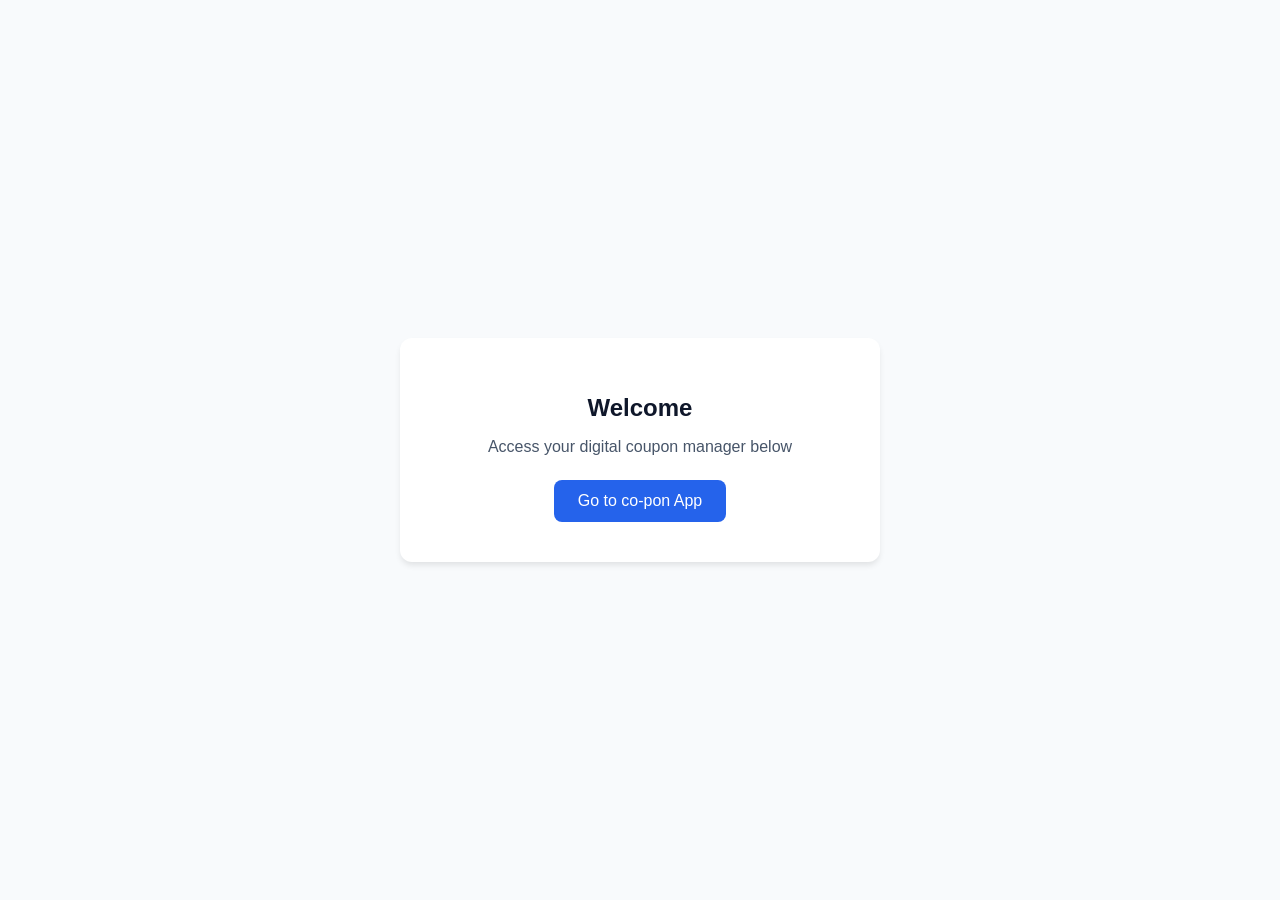
<file: index.html>
<!DOCTYPE html>
<html lang="en">
<head>
  <meta charset="UTF-8">
  <meta name="viewport" content="width=device-width, initial-scale=1.0">
  <meta name="google-site-verification" content="FtFy1SkzgABD0xK42TorGuzidr4-XOKsnBTxP6JafkU" />
  <title>Welcome</title>
  <style>
    body {
      font-family: -apple-system, BlinkMacSystemFont, "Segoe UI", Roboto, sans-serif;
      background-color: #f8fafc;
      color: #0f172a;
      display: flex;
      justify-content: center;
      align-items: center;
      height: 100vh;
      margin: 0;
    }
    .card {
      background: #ffffff;
      padding: 2.5rem;
      border-radius: 12px;
      box-shadow: 0 4px 6px -1px rgba(0, 0, 0, 0.1);
      text-align: center;
      max-width: 400px;
      width: 100%;
    }
    h1 {
      font-size: 1.5rem;
      margin-bottom: 1rem;
    }
    p {
      color: #475569;
      margin-bottom: 1.5rem;
    }
    a {
      display: inline-block;
      background-color: #2563eb;
      color: white;
      padding: 0.75rem 1.5rem;
      border-radius: 8px;
      text-decoration: none;
      font-weight: 500;
      transition: background-color 0.2s;
    }
    a:hover {
      background-color: #1d4ed8;
    }
  </style>
</head>
<body>
  <div class="card">
    <h1>Welcome</h1>
    <p>Access your digital coupon manager below</p>
    <a href="copon/">Go to co-pon App</a>
  </div>
</body>
</html>
</file>
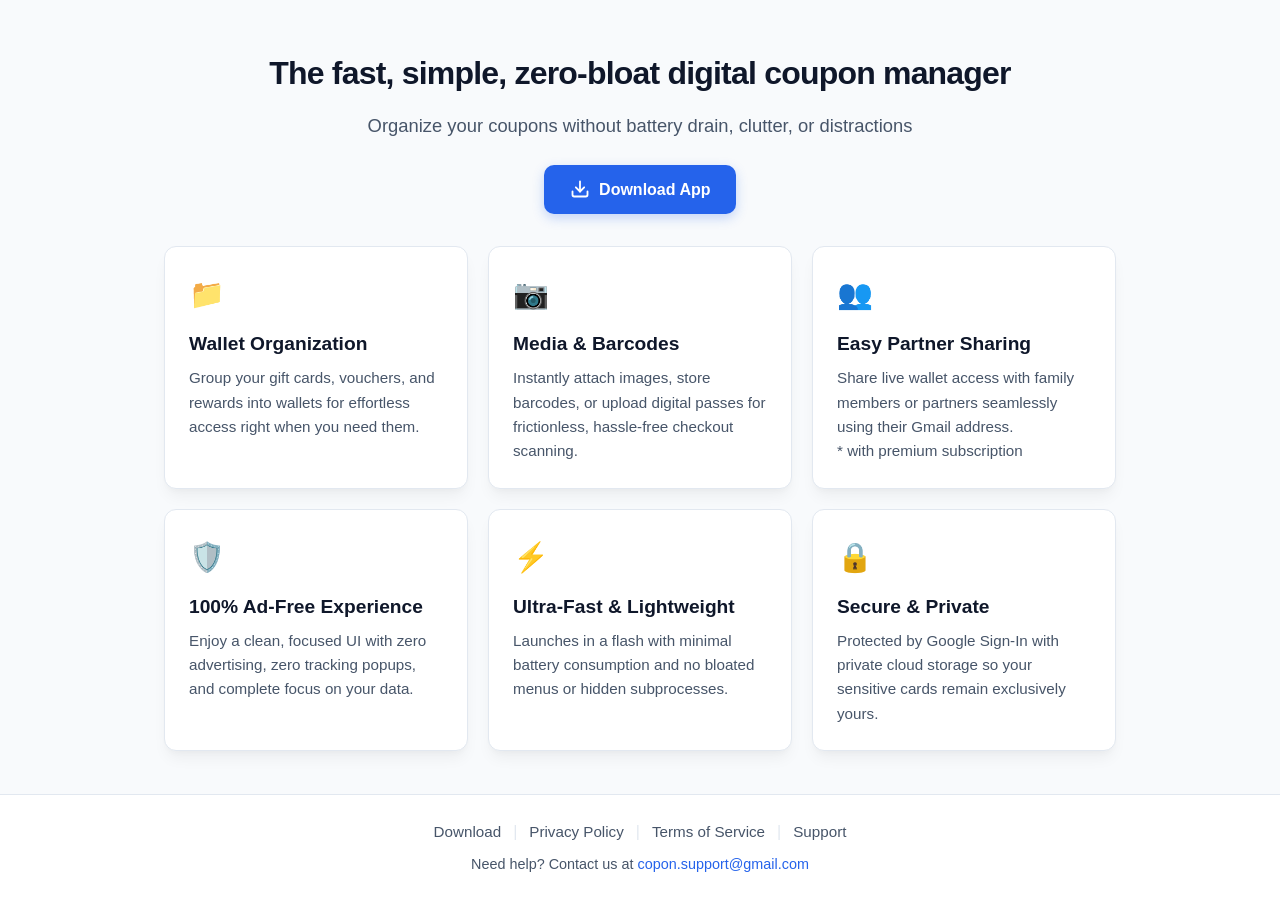
<file: copon/index.html>
<!DOCTYPE html>
<html lang="en">
<head>
  <meta charset="UTF-8">
  <meta name="viewport" content="width=device-width, initial-scale=1.0">
  <meta name="google-site-verification" content="FtFy1SkzgABD0xK42TorGuzidr4-XOKsnBTxP6JafkU" />
  <title>co-pon | Digital Coupon Manager</title>
  <link rel="stylesheet" href="css/styles.css">
</head>
<body>

<header>
    <div class="container">
      <h1>The fast, simple, zero-bloat digital coupon manager</h1>
      <p>Organize your coupons without battery drain, clutter, or distractions</p>
      <div class="cta-group">
        <a 
          href="https://drive.google.com/file/d/1eJ1F8o2MsTFLHyZDaXJQfuESw6PdY8J6/view?usp=drive_link" 
          class="btn-download"
          target="_blank" 
          rel="noopener noreferrer"
          aria-label="Download co-pon application from Google Drive (opens in a new tab)"
        >
          <svg width="20" height="20" viewBox="0 0 24 24" fill="none" stroke="currentColor" stroke-width="2.2" stroke-linecap="round" stroke-linejoin="round" aria-hidden="true">
            <path d="M21 15v4a2 2 0 0 1-2 2H5a2 2 0 0 1-2-2v-4"></path>
            <polyline points="7 10 12 15 17 10"></polyline>
            <line x1="12" y1="15" x2="12" y2="3"></line>
          </svg>
          Download App
        </a>
      </div>
    </div>
  </header>

  <main class="container">
    <section>
      <div class="features-grid">
        
        <div class="feature-card">
          <div class="icon">📁</div>
          <h3>Wallet Organization</h3>
          <p>Group your gift cards, vouchers, and rewards into wallets for effortless access right when you need them.</p>
        </div>

        <div class="feature-card">
          <div class="icon">📷</div>
          <h3>Media &amp; Barcodes</h3>
          <p>Instantly attach images, store barcodes, or upload digital passes for frictionless, hassle-free checkout scanning.</p>
        </div>

        <div class="feature-card">
          <div class="icon">👥</div>
          <h3>Easy Partner Sharing</h3>
          <p>Share live wallet access with family members or partners seamlessly using their Gmail address.<br>* with premium subscription</p>
        </div>
        
        <div class="feature-card">
          <div class="icon">🛡️</div>
          <h3>100% Ad-Free Experience</h3>
          <p>Enjoy a clean, focused UI with zero advertising, zero tracking popups, and complete focus on your data.</p>
        </div>

        <div class="feature-card">
          <div class="icon">⚡</div>
          <h3>Ultra-Fast &amp; Lightweight</h3>
          <p>Launches in a flash with minimal battery consumption and no bloated menus or hidden subprocesses.</p>
        </div>

        <div class="feature-card">
          <div class="icon">🔒</div>
          <h3>Secure &amp; Private</h3>
          <p>Protected by Google Sign-In with private cloud storage so your sensitive cards remain exclusively yours.</p>
        </div>

      </div>
    </section>
  </main>

  <footer>
    <div class="container">
      <nav aria-label="Footer Navigation">
        <a href="https://drive.google.com/file/d/1eJ1F8o2MsTFLHyZDaXJQfuESw6PdY8J6/view?usp=drive_link" target="_blank" rel="noopener noreferrer">Download</a>
        <span aria-hidden="true">|</span>
        <a href="privacy.html">Privacy Policy</a>
        <span aria-hidden="true">|</span>
        <a href="terms.html">Terms of Service</a>
        <span aria-hidden="true">|</span>
        <a href="mailto:copon.support@gmail.com">Support</a>
      </nav>
      <p class="support-line">
        Need help? Contact us at <a href="mailto:copon.support@gmail.com">copon.support@gmail.com</a>
      </p>
    </div>
  </footer>  

</body>
</html>
</file>
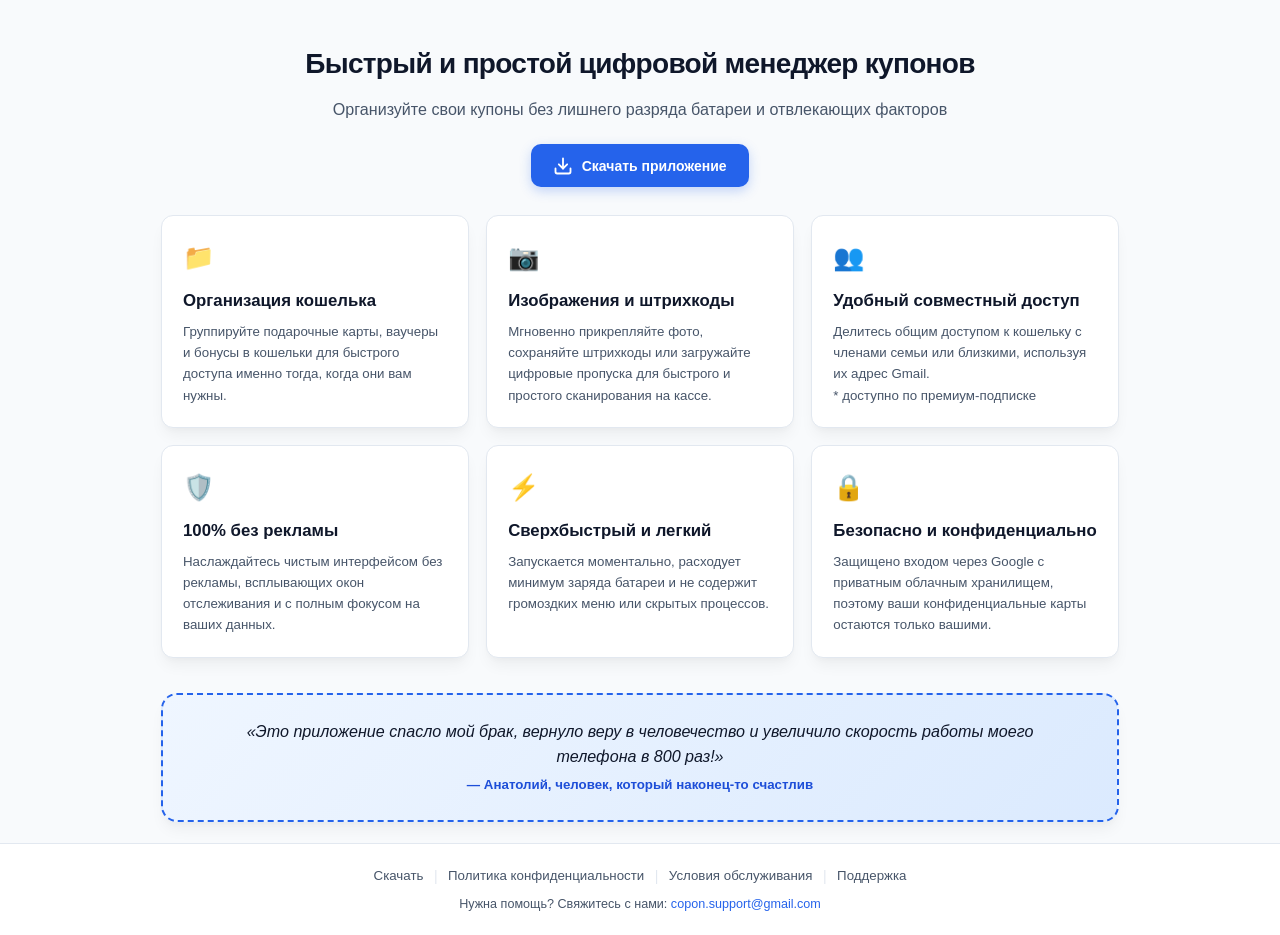
<file: copon/ru/index.html>
<!DOCTYPE html>
<html lang="ru">
<head>
  <meta charset="UTF-8">
  <meta name="viewport" content="width=device-width, initial-scale=1.0">
  <meta name="google-site-verification" content="FtFy1SkzgABD0xK42TorGuzidr4-XOKsnBTxP6JafkU" />
  <title>co-pon | Цифровой менеджер купонов</title>
  <link rel="stylesheet" href="../css/styles.css">
</head>
<body>

  <header>
    <div class="container">
      <h1>Быстрый и простой цифровой менеджер купонов</h1>
      <p>Организуйте свои купоны без лишнего разряда батареи и отвлекающих факторов</p>
      <div class="cta-group">
        <a 
          href="https://drive.google.com/file/d/1eJ1F8o2MsTFLHyZDaXJQfuESw6PdY8J6/view?usp=drive_link" 
          class="btn-download"
          target="_blank" 
          rel="noopener noreferrer"
          aria-label="Скачать приложение co-pon с Google Диска (откроется в новой вкладке)"
        >
          <svg width="20" height="20" viewBox="0 0 24 24" fill="none" stroke="currentColor" stroke-width="2.2" stroke-linecap="round" stroke-linejoin="round" aria-hidden="true">
            <path d="M21 15v4a2 2 0 0 1-2 2H5a2 2 0 0 1-2-2v-4"></path>
            <polyline points="7 10 12 15 17 10"></polyline>
            <line x1="12" y1="15" x2="12" y2="3"></line>
          </svg>
          Скачать приложение
        </a>
      </div>
    </div>
  </header>

  <main class="container">
    <section aria-label="Возможности">
      <div class="features-grid">
        
        <div class="feature-card">
          <div class="icon" aria-hidden="true">📁</div>
          <h3>Организация кошелька</h3>
          <p>Группируйте подарочные карты, ваучеры и бонусы в кошельки для быстрого доступа именно тогда, когда они вам нужны.</p>
        </div>

        <div class="feature-card">
          <div class="icon" aria-hidden="true">📷</div>
          <h3>Изображения и штрихкоды</h3>
          <p>Мгновенно прикрепляйте фото, сохраняйте штрихкоды или загружайте цифровые пропуска для быстрого и простого сканирования на кассе.</p>
        </div>

        <div class="feature-card">
          <div class="icon" aria-hidden="true">👥</div>
          <h3>Удобный совместный доступ</h3>
          <p>Делитесь общим доступом к кошельку с членами семьи или близкими, используя их адрес Gmail.<br>* доступно по премиум-подписке</p>
        </div>
        
        <div class="feature-card">
          <div class="icon" aria-hidden="true">🛡️</div>
          <h3>100% без рекламы</h3>
          <p>Наслаждайтесь чистым интерфейсом без рекламы, всплывающих окон отслеживания и с полным фокусом на ваших данных.</p>
        </div>

        <div class="feature-card">
          <div class="icon" aria-hidden="true">⚡</div>
          <h3>Сверхбыстрый и легкий</h3>
          <p>Запускается моментально, расходует минимум заряда батареи и не содержит громоздких меню или скрытых процессов.</p>
        </div>

        <div class="feature-card">
          <div class="icon" aria-hidden="true">🔒</div>
          <h3>Безопасно и конфиденциально</h3>
          <p>Защищено входом через Google с приватным облачным хранилищем, поэтому ваши конфиденциальные карты остаются только вашими.</p>
        </div>

      </div>

      <!-- Joke Testimonials Full-Width Card -->
      <div class="testimonial-banner">
        <div class="testimonial-content" id="testimonial-box">
          <blockquote id="quote-text">«Это приложение спасло мой брак, вернуло веру в человечество и увеличило скорость работы моего телефона в 800 раз!»</blockquote>
          <div class="author" id="quote-author">— Анатолий, человек, который наконец-то счастлив</div>
        </div>
      </div>

    </section>
  </main>

  <footer>
    <div class="container">
      <nav aria-label="Навигация в подвале">
        <a href="https://drive.google.com/file/d/1eJ1F8o2MsTFLHyZDaXJQfuESw6PdY8J6/view?usp=drive_link" target="_blank" rel="noopener noreferrer">Скачать</a>
        <span aria-hidden="true">|</span>
        <a href="../privacy.html">Политика конфиденциальности</a>
        <span aria-hidden="true">|</span>
        <a href="../terms.html">Условия обслуживания</a>
        <span aria-hidden="true">|</span>
        <a href="mailto:copon.support@gmail.com">Поддержка</a>
      </nav>
      <p class="support-line">
        Нужна помощь? Свяжитесь с нами: <a href="mailto:copon.support@gmail.com">copon.support@gmail.com</a>
      </p>
    </div>
  </footer>

  <script>
    const testimonials = [
      {
        text: "«Это приложение спасло мой брак, вернуло веру в человечество и увеличило скорость работы моего телефона в 800 раз!»",
        author: "— Анатолий, человек, который наконец-то счастлив"
      },
      {
        text: "«Раньше я плакал на кассе в супермаркете, роясь в карманах. Теперь кассиры плачут от зависти к моей невероятной продуктивности!»",
        author: "— Светлана, амбассадор порядка в чеках"
      },
      {
        text: "«Мой кот перестал мяукать по ночам, потому что установил co-pon. Мы оба теперь спим как младенцы, обнимая цифровые скидки!»",
        author: "— Евгений, котовладелец-миллионер (по ощущениям)"
      },
      {
        text: "«Марк Цукерберг лично звонил мне в слезах и спрашивал, как нам удалось сделать интерфейс настолько безупречным. Я сбросил трубку.»",
        author: "— Игнат, криптоэнтузиаст и философ"
      },
      {
        text: "«После установки этого менеджера купонов из моего крана потекла чистейшая минеральная вода, а соседи начали аплодировать мне с балкона!»",
        author: "— Елена, балерина и любительница купонов на скидку 5%"
      }
    ];

    let currentIndex = -1;

    function rotateTestimonial() {
      const box = document.getElementById('testimonial-box');
      const quoteEl = document.getElementById('quote-text');
      const authorEl = document.getElementById('quote-author');

      box.style.opacity = 0;

      setTimeout(() => {
        let newIndex;
        do {
          newIndex = Math.floor(Math.random() * testimonials.length);
        } while (newIndex === currentIndex && testimonials.length > 1);
        
        currentIndex = newIndex;

        quoteEl.textContent = testimonials[currentIndex].text;
        authorEl.textContent = testimonials[currentIndex].author;

        box.style.opacity = 1;
      }, 500);
    }

    setInterval(rotateTestimonial, 15000);
  </script>

</body>
</html>
</file>
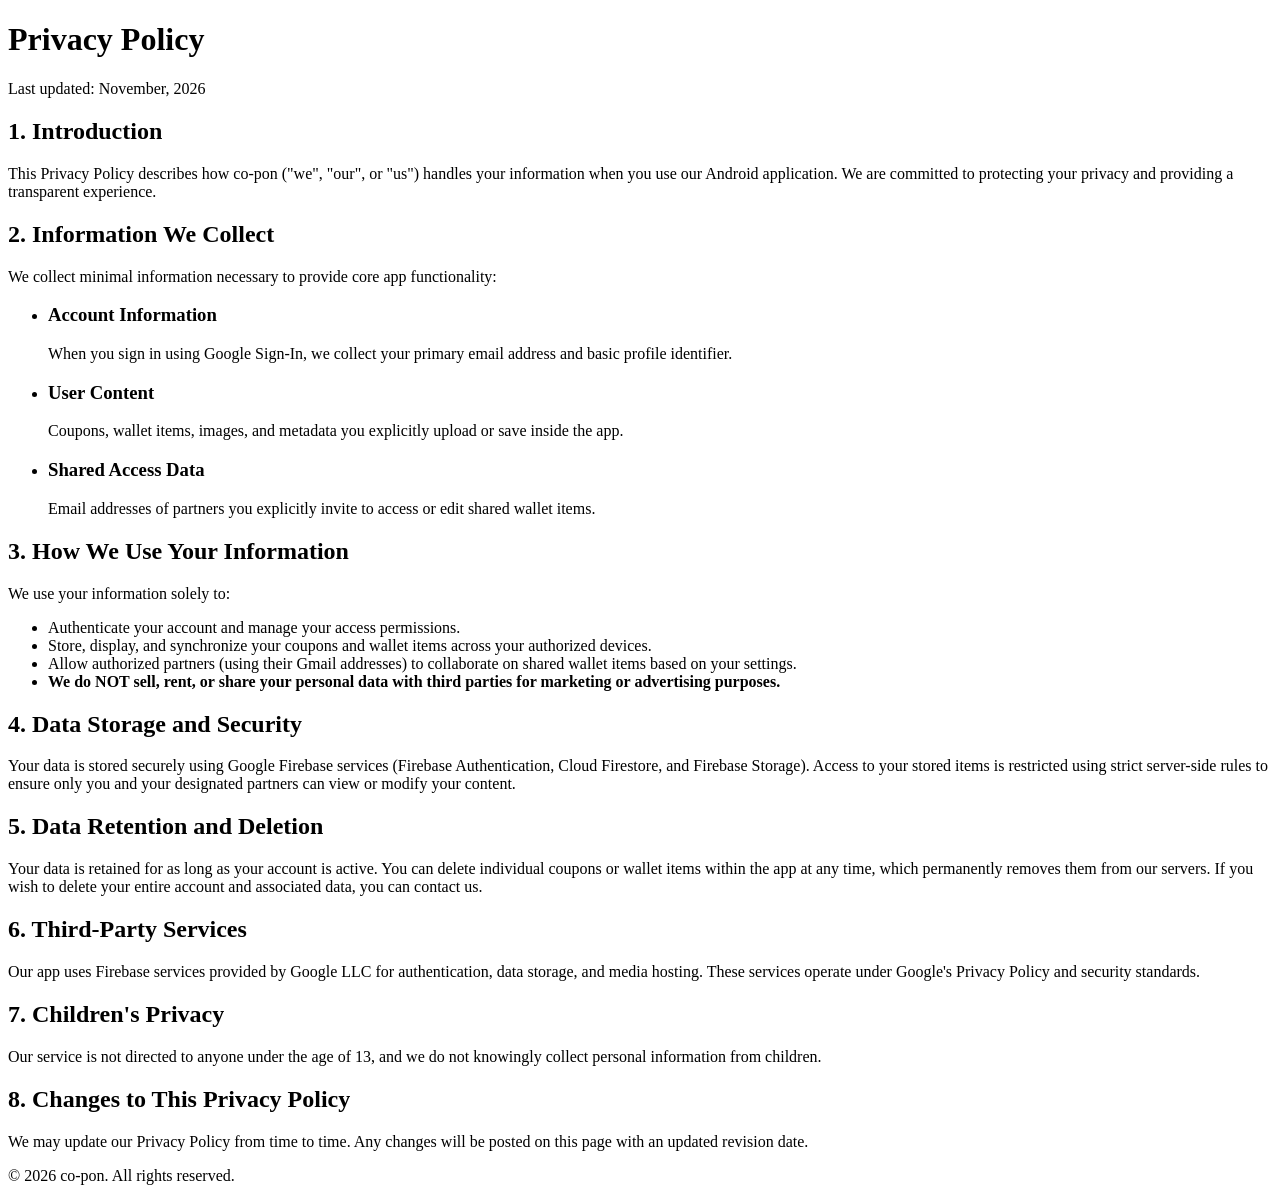
<file: privacy.html>
<!DOCTYPE html>
<html lang="en">
<head>
  <meta charset="UTF-8">
  <meta name="viewport" content="width=device-width, initial-scale=1.0">
  <meta name="google-site-verification" content="FtFy1SkzgABD0xK42TorGuzidr4-XOKsnBTxP6JafkU" />
  <title>Privacy Policy - co-pon</title>
</head>
<body>

  <header>
    <h1>Privacy Policy</h1>
    <p>Last updated: November, 2026</p>
  </header>

  <main>
    <section>
      <h2>1. Introduction</h2>
      <p>This Privacy Policy describes how co-pon ("we", "our", or "us") handles your information when you use our Android application. We are committed to protecting your privacy and providing a transparent experience.</p>
    </section>

    <section>
      <h2>2. Information We Collect</h2>
      <p>We collect minimal information necessary to provide core app functionality:</p>
      <ul>
        <li>
          <h3>Account Information</h3>
          <p>When you sign in using Google Sign-In, we collect your primary email address and basic profile identifier.</p>
        </li>
        <li>
          <h3>User Content</h3>
          <p>Coupons, wallet items, images, and metadata you explicitly upload or save inside the app.</p>
        </li>
        <li>
          <h3>Shared Access Data</h3>
          <p>Email addresses of partners you explicitly invite to access or edit shared wallet items.</p>
        </li>
      </ul>
    </section>

    <section>
      <h2>3. How We Use Your Information</h2>
      <p>We use your information solely to:</p>
      <ul>
        <li>Authenticate your account and manage your access permissions.</li>
        <li>Store, display, and synchronize your coupons and wallet items across your authorized devices.</li>
        <li>Allow authorized partners (using their Gmail addresses) to collaborate on shared wallet items based on your settings.</li>
        <li><strong>We do NOT sell, rent, or share your personal data with third parties for marketing or advertising purposes.</strong></li>
      </ul>
    </section>

    <section>
      <h2>4. Data Storage and Security</h2>
      <p>Your data is stored securely using Google Firebase services (Firebase Authentication, Cloud Firestore, and Firebase Storage). Access to your stored items is restricted using strict server-side rules to ensure only you and your designated partners can view or modify your content.</p>
    </section>

    <section>
      <h2>5. Data Retention and Deletion</h2>
      <p>Your data is retained for as long as your account is active. You can delete individual coupons or wallet items within the app at any time, which permanently removes them from our servers. If you wish to delete your entire account and associated data, you can contact us.</p>
    </section>

    <section>
      <h2>6. Third-Party Services</h2>
      <p>Our app uses Firebase services provided by Google LLC for authentication, data storage, and media hosting. These services operate under Google's Privacy Policy and security standards.</p>
    </section>

    <section>
      <h2>7. Children's Privacy</h2>
      <p>Our service is not directed to anyone under the age of 13, and we do not knowingly collect personal information from children.</p>
    </section>

    <section>
      <h2>8. Changes to This Privacy Policy</h2>
      <p>We may update our Privacy Policy from time to time. Any changes will be posted on this page with an updated revision date.</p>
    </section>
  </main>

  <footer>
    <p>&copy; 2026 co-pon. All rights reserved.</p>
  </footer>

</body>
</html>
</file>
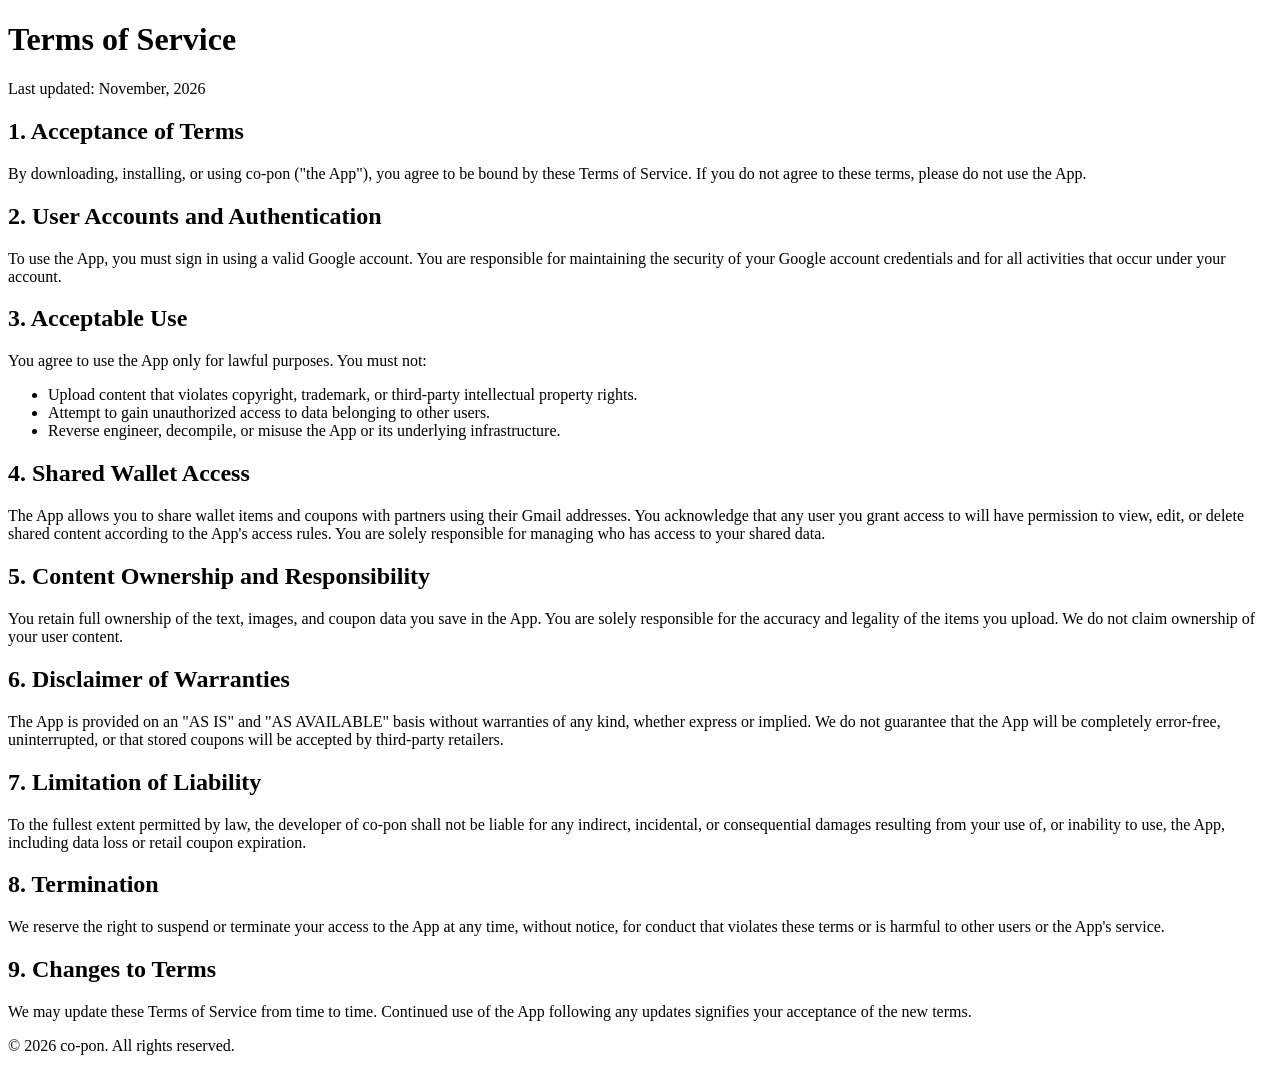
<file: terms.html>
<!DOCTYPE html>
<html lang="en">
<head>
  <meta charset="UTF-8">
  <meta name="viewport" content="width=device-width, initial-scale=1.0">
  <meta name="google-site-verification" content="FtFy1SkzgABD0xK42TorGuzidr4-XOKsnBTxP6JafkU" />
  <title>Terms of Service - co-pon</title>
</head>
<body>

  <header>
    <h1>Terms of Service</h1>
    <p>Last updated: November, 2026</p>
  </header>

  <main>
    <section>
      <h2>1. Acceptance of Terms</h2>
      <p>By downloading, installing, or using co-pon ("the App"), you agree to be bound by these Terms of Service. If you do not agree to these terms, please do not use the App.</p>
    </section>

    <section>
      <h2>2. User Accounts and Authentication</h2>
      <p>To use the App, you must sign in using a valid Google account. You are responsible for maintaining the security of your Google account credentials and for all activities that occur under your account.</p>
    </section>

    <section>
      <h2>3. Acceptable Use</h2>
      <p>You agree to use the App only for lawful purposes. You must not:</p>
      <ul>
        <li>Upload content that violates copyright, trademark, or third-party intellectual property rights.</li>
        <li>Attempt to gain unauthorized access to data belonging to other users.</li>
        <li>Reverse engineer, decompile, or misuse the App or its underlying infrastructure.</li>
      </ul>
    </section>

    <section>
      <h2>4. Shared Wallet Access</h2>
      <p>The App allows you to share wallet items and coupons with partners using their Gmail addresses. You acknowledge that any user you grant access to will have permission to view, edit, or delete shared content according to the App's access rules. You are solely responsible for managing who has access to your shared data.</p>
    </section>

    <section>
      <h2>5. Content Ownership and Responsibility</h2>
      <p>You retain full ownership of the text, images, and coupon data you save in the App. You are solely responsible for the accuracy and legality of the items you upload. We do not claim ownership of your user content.</p>
    </section>

    <section>
      <h2>6. Disclaimer of Warranties</h2>
      <p>The App is provided on an "AS IS" and "AS AVAILABLE" basis without warranties of any kind, whether express or implied. We do not guarantee that the App will be completely error-free, uninterrupted, or that stored coupons will be accepted by third-party retailers.</p>
    </section>

    <section>
      <h2>7. Limitation of Liability</h2>
      <p>To the fullest extent permitted by law, the developer of co-pon shall not be liable for any indirect, incidental, or consequential damages resulting from your use of, or inability to use, the App, including data loss or retail coupon expiration.</p>
    </section>

    <section>
      <h2>8. Termination</h2>
      <p>We reserve the right to suspend or terminate your access to the App at any time, without notice, for conduct that violates these terms or is harmful to other users or the App's service.</p>
    </section>

    <section>
      <h2>9. Changes to Terms</h2>
      <p>We may update these Terms of Service from time to time. Continued use of the App following any updates signifies your acceptance of the new terms.</p>
    </section>
  </main>

  <footer>
    <p>&copy; 2026 co-pon. All rights reserved.</p>
  </footer>

</body>
</html>
</file>
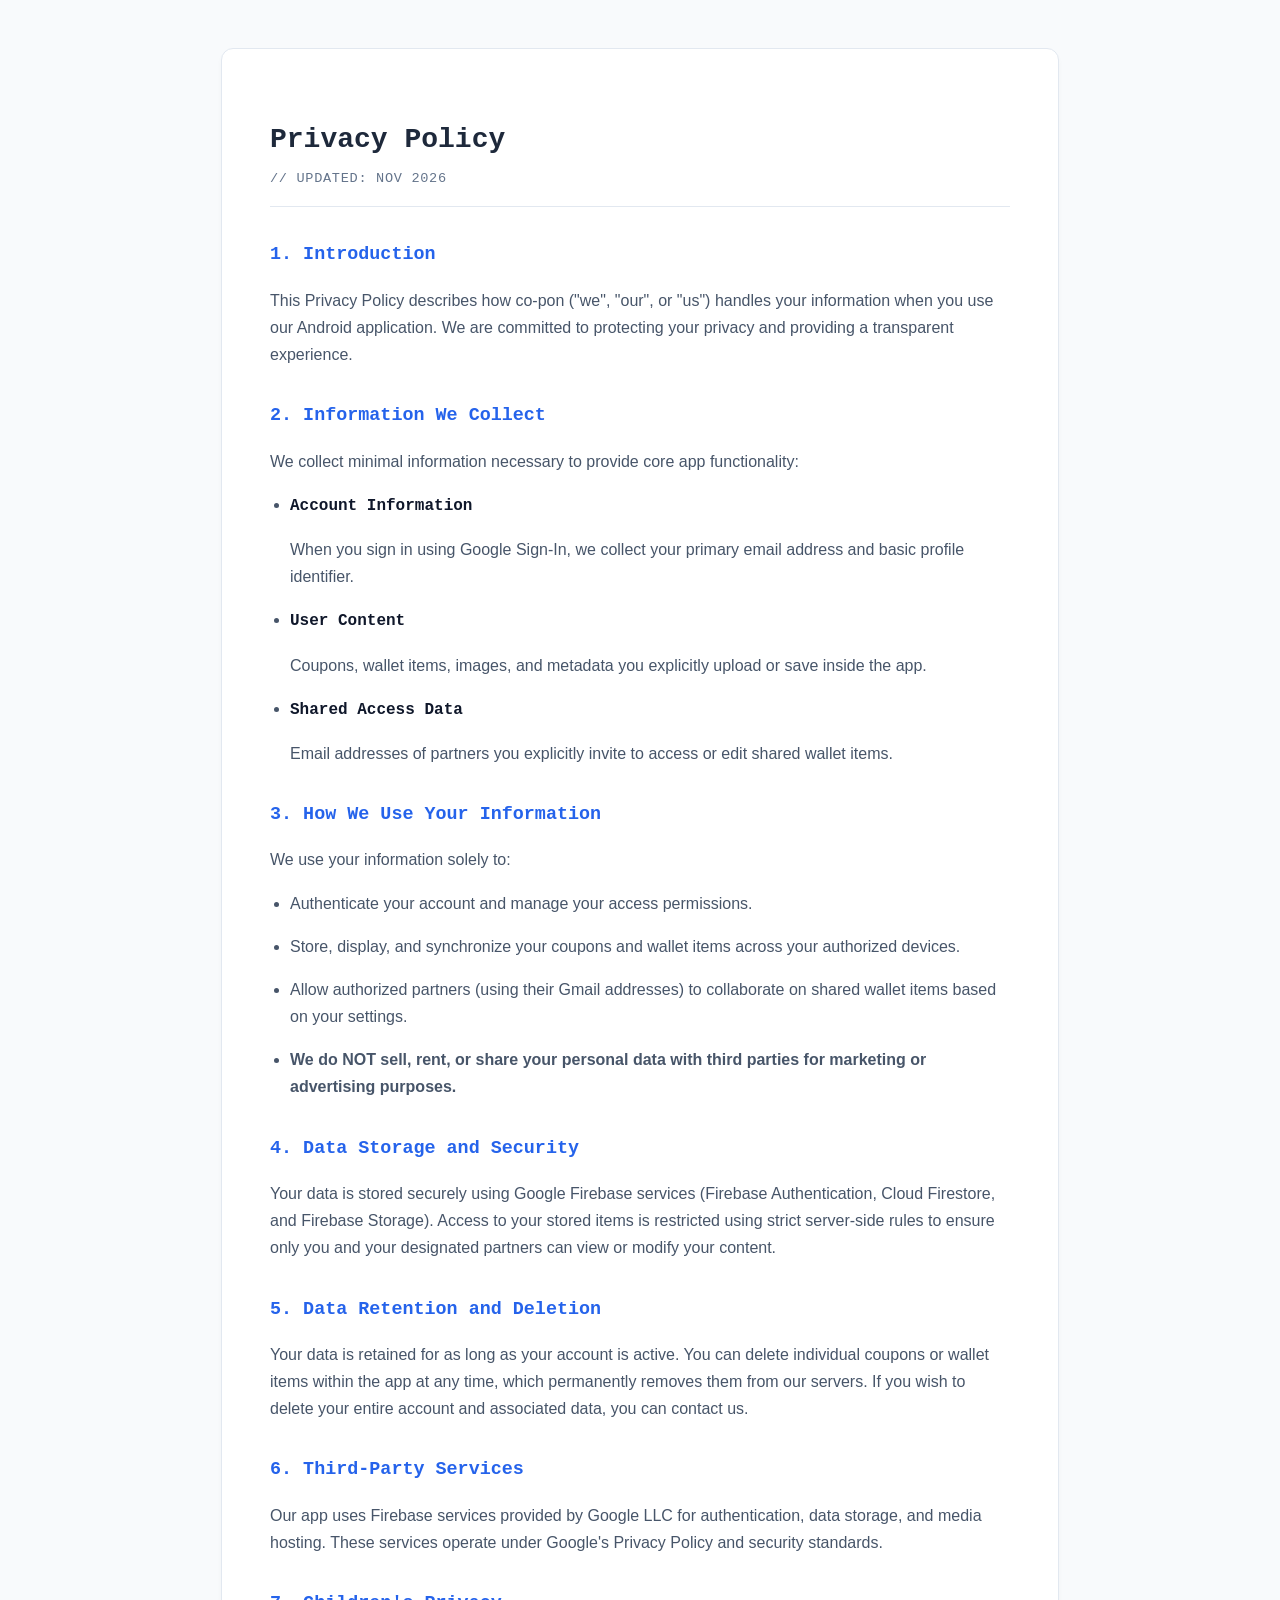
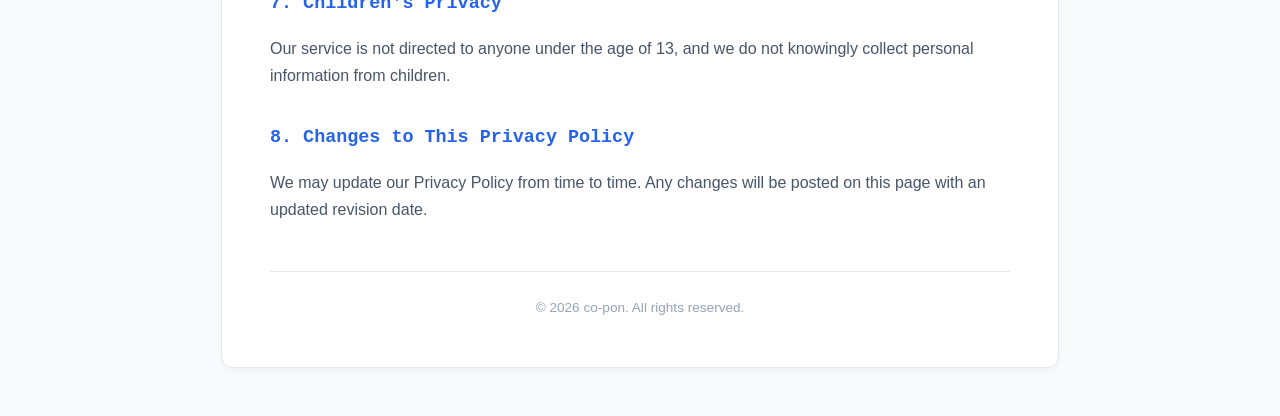
<file: copon/privacy.html>
<!DOCTYPE html>
<html lang="en">
<head>
  <meta charset="UTF-8">
  <meta name="viewport" content="width=device-width, initial-scale=1.0">
  <meta name="google-site-verification" content="FtFy1SkzgABD0xK42TorGuzidr4-XOKsnBTxP6JafkU" />
  <title>co-pon | Privacy Policy</title>
  <style>
    body {
      font-family: -apple-system, BlinkMacSystemFont, "Segoe UI", Roboto, Helvetica, Arial, sans-serif;
      background-color: #f8fafc;
      color: #0f172a;
      line-height: 1.7;
      margin: 0;
      padding: 3rem 1.5rem;
    }
    .legal-container {
      max-width: 740px;
      margin: 0 auto;
      background: #ffffff;
      padding: 3rem;
      border-radius: 12px;
      box-shadow: 0 4px 6px -1px rgba(0, 0, 0, 0.04);
      border: 1px solid #e2e8f0;
    }
    h1, h2, h3, h4, .meta {
      /* Monospace accent for titles and headings */
      font-family: SFMono-Regular, Menlo, Monaco, Consolas, "Liberation Mono", "Courier New", monospace;
    }
    header h1 {
      font-size: 1.75rem;
      color: #1e293b;
      margin-bottom: 0.25rem;
    }
    .meta {
      font-size: 0.85rem;
      color: #64748b;
      text-transform: uppercase;
      letter-spacing: 0.05em;
      margin-bottom: 2rem;
      padding-bottom: 1rem;
      border-bottom: 1px solid #e2e8f0;
    }
    h2 {
      font-size: 1.15rem;
      color: #2563eb;
      margin-top: 2rem;
      margin-bottom: 0.5rem;
    }
    h3 {
      font-size: 1rem;
      color: #0f172a;
      margin-top: 1rem;
      margin-bottom: 0.25rem;
    }
    p, li {
      color: #475569;
      margin-bottom: 1rem;
    }
    ul {
      padding-left: 1.25rem;
      margin-bottom: 1rem;
    }
    footer {
      margin-top: 3rem;
      padding-top: 1.5rem;
      border-top: 1px solid #e2e8f0;
      text-align: center;
    }
    footer p {
      font-size: 0.85rem;
      color: #94a3b8;
      margin: 0;
    }
  </style>  
</head>
<body>

  <main class="legal-container">
    <header>
      <h1>Privacy Policy</h1>
      <div class="meta">// Updated: Nov 2026</div>
    </header>

    <section>
      <h2>1. Introduction</h2>
      <p>This Privacy Policy describes how co-pon ("we", "our", or "us") handles your information when you use our Android application. We are committed to protecting your privacy and providing a transparent experience.</p>
    </section>

    <section>
      <h2>2. Information We Collect</h2>
      <p>We collect minimal information necessary to provide core app functionality:</p>
      <ul>
        <li>
          <h3>Account Information</h3>
          <p>When you sign in using Google Sign-In, we collect your primary email address and basic profile identifier.</p>
        </li>
        <li>
          <h3>User Content</h3>
          <p>Coupons, wallet items, images, and metadata you explicitly upload or save inside the app.</p>
        </li>
        <li>
          <h3>Shared Access Data</h3>
          <p>Email addresses of partners you explicitly invite to access or edit shared wallet items.</p>
        </li>
      </ul>
    </section>

    <section>
      <h2>3. How We Use Your Information</h2>
      <p>We use your information solely to:</p>
      <ul>
        <li>Authenticate your account and manage your access permissions.</li>
        <li>Store, display, and synchronize your coupons and wallet items across your authorized devices.</li>
        <li>Allow authorized partners (using their Gmail addresses) to collaborate on shared wallet items based on your settings.</li>
        <li><strong>We do NOT sell, rent, or share your personal data with third parties for marketing or advertising purposes.</strong></li>
      </ul>
    </section>

    <section>
      <h2>4. Data Storage and Security</h2>
      <p>Your data is stored securely using Google Firebase services (Firebase Authentication, Cloud Firestore, and Firebase Storage). Access to your stored items is restricted using strict server-side rules to ensure only you and your designated partners can view or modify your content.</p>
    </section>

    <section>
      <h2>5. Data Retention and Deletion</h2>
      <p>Your data is retained for as long as your account is active. You can delete individual coupons or wallet items within the app at any time, which permanently removes them from our servers. If you wish to delete your entire account and associated data, you can contact us.</p>
    </section>

    <section>
      <h2>6. Third-Party Services</h2>
      <p>Our app uses Firebase services provided by Google LLC for authentication, data storage, and media hosting. These services operate under Google's Privacy Policy and security standards.</p>
    </section>

    <section>
      <h2>7. Children's Privacy</h2>
      <p>Our service is not directed to anyone under the age of 13, and we do not knowingly collect personal information from children.</p>
    </section>

    <section>
      <h2>8. Changes to This Privacy Policy</h2>
      <p>We may update our Privacy Policy from time to time. Any changes will be posted on this page with an updated revision date.</p>
    </section>

    <footer>
      <p>&copy; 2026 co-pon. All rights reserved.</p>
    </footer>
  </main>

</body>
</html>
</file>
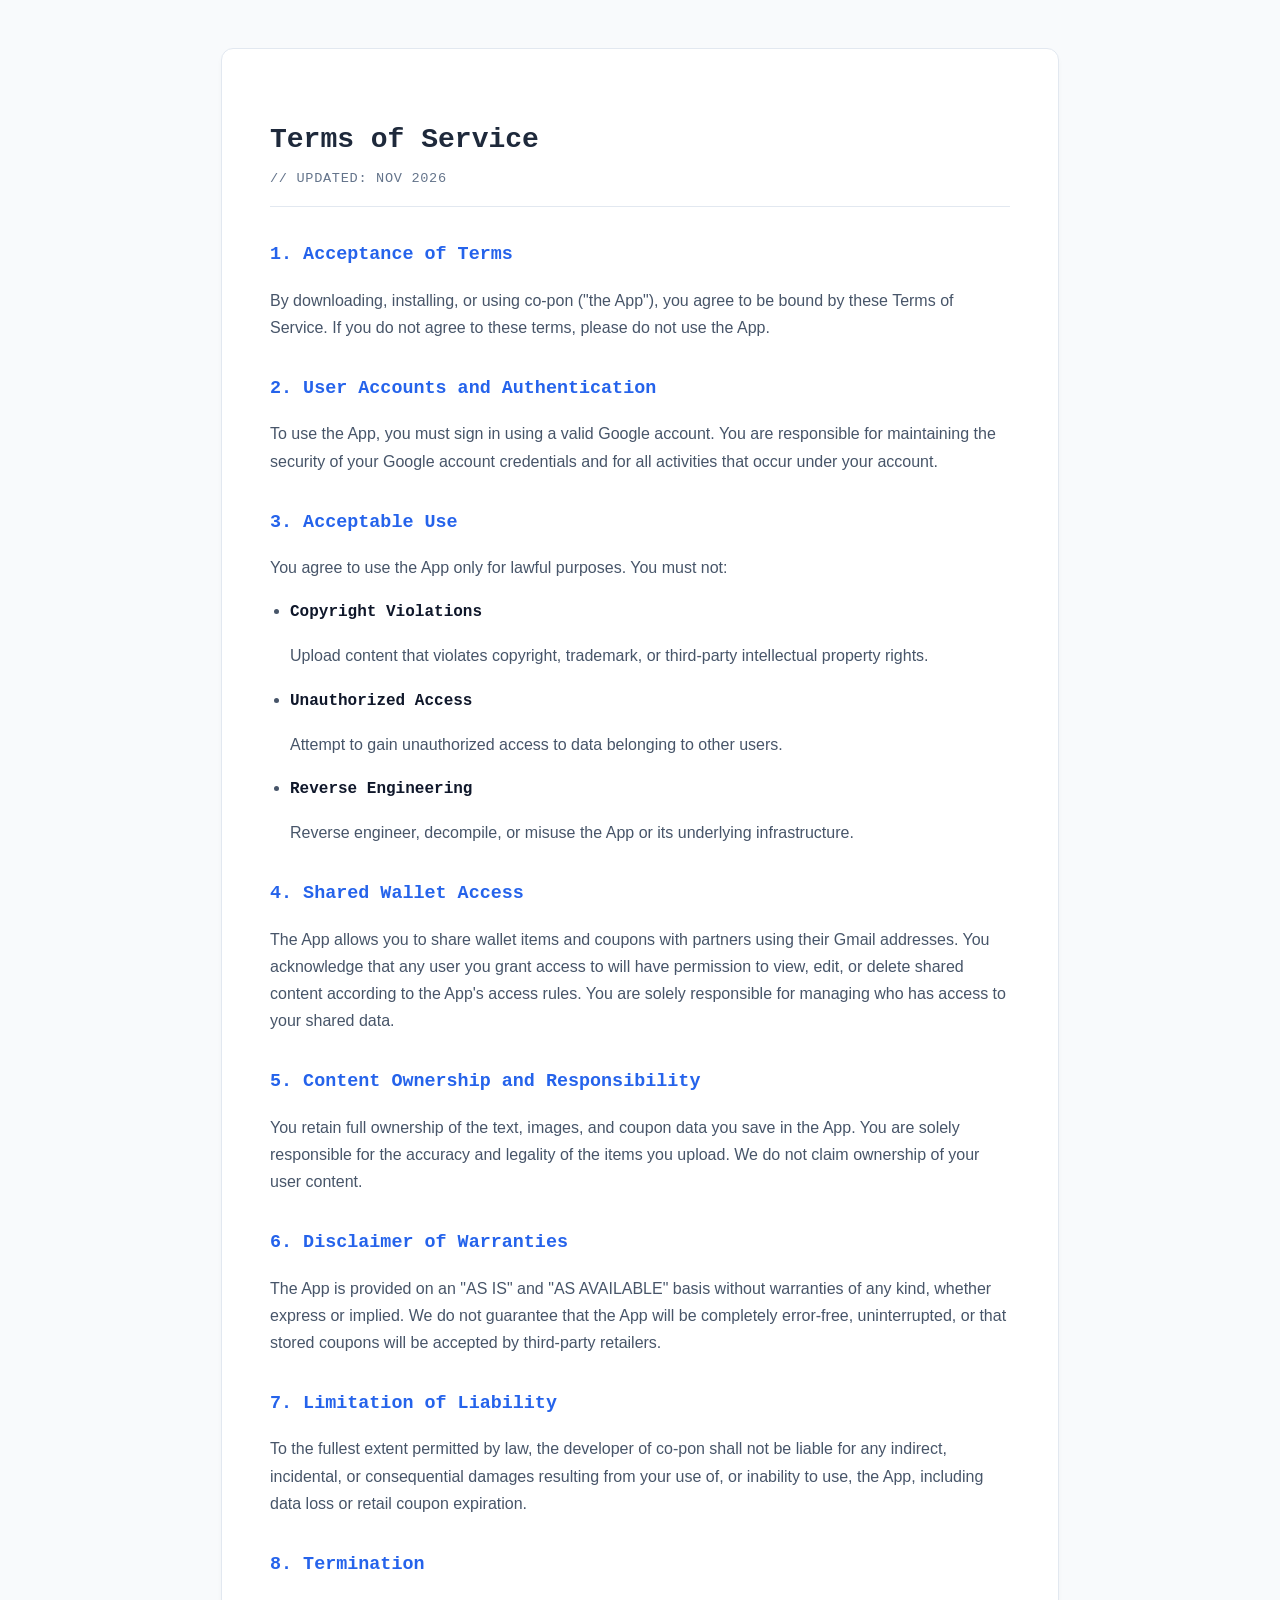
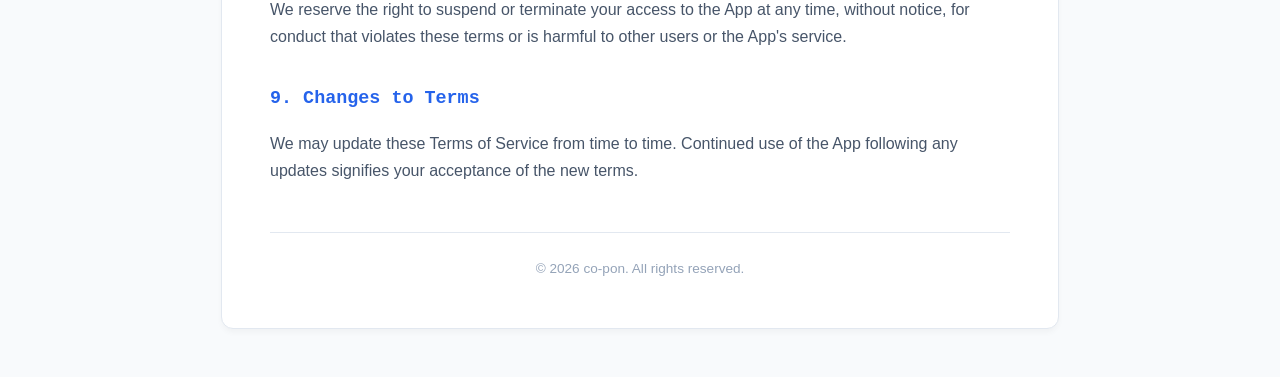
<file: copon/terms.html>
<!DOCTYPE html>
<html lang="en">
<head>
  <meta charset="UTF-8">
  <meta name="viewport" content="width=device-width, initial-scale=1.0">
  <meta name="google-site-verification" content="FtFy1SkzgABD0xK42TorGuzidr4-XOKsnBTxP6JafkU" />
  <title>co-pon | Terms of Service</title>
  <style>
    body {
      font-family: -apple-system, BlinkMacSystemFont, "Segoe UI", Roboto, Helvetica, Arial, sans-serif;
      background-color: #f8fafc;
      color: #0f172a;
      line-height: 1.7;
      margin: 0;
      padding: 3rem 1.5rem;
    }
    .legal-container {
      max-width: 740px;
      margin: 0 auto;
      background: #ffffff;
      padding: 3rem;
      border-radius: 12px;
      box-shadow: 0 4px 6px -1px rgba(0, 0, 0, 0.04);
      border: 1px solid #e2e8f0;
    }
    h1, h2, h3, h4, .meta {
      /* Monospace accent for titles and headings */
      font-family: SFMono-Regular, Menlo, Monaco, Consolas, "Liberation Mono", "Courier New", monospace;
    }
    header h1 {
      font-size: 1.75rem;
      color: #1e293b;
      margin-bottom: 0.25rem;
    }
    .meta {
      font-size: 0.85rem;
      color: #64748b;
      text-transform: uppercase;
      letter-spacing: 0.05em;
      margin-bottom: 2rem;
      padding-bottom: 1rem;
      border-bottom: 1px solid #e2e8f0;
    }
    h2 {
      font-size: 1.15rem;
      color: #2563eb;
      margin-top: 2rem;
      margin-bottom: 0.5rem;
    }
    h3 {
      font-size: 1rem;
      color: #0f172a;
      margin-top: 1rem;
      margin-bottom: 0.25rem;
    }
    p, li {
      color: #475569;
      margin-bottom: 1rem;
    }
    ul {
      padding-left: 1.25rem;
      margin-bottom: 1rem;
    }
    footer {
      margin-top: 3rem;
      padding-top: 1.5rem;
      border-top: 1px solid #e2e8f0;
      text-align: center;
    }
    footer p {
      font-size: 0.85rem;
      color: #94a3b8;
      margin: 0;
    }
  </style>  
</head>
<body>

  <main class="legal-container">
    <header>
      <h1>Terms of Service</h1>
      <div class="meta">// Updated: Nov 2026</div>
    </header>

    <section>
      <h2>1. Acceptance of Terms</h2>
      <p>By downloading, installing, or using co-pon ("the App"), you agree to be bound by these Terms of Service. If you do not agree to these terms, please do not use the App.</p>
    </section>

    <section>
      <h2>2. User Accounts and Authentication</h2>
      <p>To use the App, you must sign in using a valid Google account. You are responsible for maintaining the security of your Google account credentials and for all activities that occur under your account.</p>
    </section>

    <section>
      <h2>3. Acceptable Use</h2>
      <p>You agree to use the App only for lawful purposes. You must not:</p>
      <ul>
        <li>
          <h3>Copyright Violations</h3>
          <p>Upload content that violates copyright, trademark, or third-party intellectual property rights.</p>
        </li>
        <li>
          <h3>Unauthorized Access</h3>
          <p>Attempt to gain unauthorized access to data belonging to other users.</p>
        </li>
        <li>
          <h3>Reverse Engineering</h3>
          <p>Reverse engineer, decompile, or misuse the App or its underlying infrastructure.</p>
        </li>
      </ul>
    </section>

    <section>
      <h2>4. Shared Wallet Access</h2>
      <p>The App allows you to share wallet items and coupons with partners using their Gmail addresses. You acknowledge that any user you grant access to will have permission to view, edit, or delete shared content according to the App's access rules. You are solely responsible for managing who has access to your shared data.</p>
    </section>

    <section>
      <h2>5. Content Ownership and Responsibility</h2>
      <p>You retain full ownership of the text, images, and coupon data you save in the App. You are solely responsible for the accuracy and legality of the items you upload. We do not claim ownership of your user content.</p>
    </section>

    <section>
      <h2>6. Disclaimer of Warranties</h2>
      <p>The App is provided on an "AS IS" and "AS AVAILABLE" basis without warranties of any kind, whether express or implied. We do not guarantee that the App will be completely error-free, uninterrupted, or that stored coupons will be accepted by third-party retailers.</p>
    </section>

    <section>
      <h2>7. Limitation of Liability</h2>
      <p>To the fullest extent permitted by law, the developer of co-pon shall not be liable for any indirect, incidental, or consequential damages resulting from your use of, or inability to use, the App, including data loss or retail coupon expiration.</p>
    </section>

    <section>
      <h2>8. Termination</h2>
      <p>We reserve the right to suspend or terminate your access to the App at any time, without notice, for conduct that violates these terms or is harmful to other users or the App's service.</p>
    </section>

    <section>
      <h2>9. Changes to Terms</h2>
      <p>We may update these Terms of Service from time to time. Continued use of the App following any updates signifies your acceptance of the new terms.</p>
    </section>

    <footer>
      <p>&copy; 2026 co-pon. All rights reserved.</p>
    </footer>
  </main>

</body>
</html>
</file>
<file: copon/css/styles.css>
:root {
  --primary: #2563eb;
  --primary-hover: #1d4ed8;
  --text-main: #0f172a;
  --text-muted: #475569;
  --bg-body: #f8fafc;
  --bg-card: #ffffff;
  --border-color: #e2e8f0;
  --shadow: 0 10px 15px -3px rgba(0, 0, 0, 0.05), 0 4px 6px -2px rgba(0, 0, 0, 0.025);
}

* {
  box-sizing: border-box;
  margin: 0;
  padding: 0;
}

body {
  font-family: -apple-system, BlinkMacSystemFont, "Segoe UI", Roboto, Helvetica, Arial, sans-serif;
  background-color: var(--bg-body);
  color: var(--text-main);
  line-height: 1.6;
  display: flex;
  flex-direction: column;
  min-height: 100vh;
}

.container {
  max-width: 1000px;
  margin: 0 auto;
  padding: 0 1.5rem;
  width: 100%;
}

/* Comfortable header spacing restored */
header {
  padding: 3rem 0 2rem;
  text-align: center;
}

header h1 {
  font-size: 2rem;
  font-weight: 800;
  letter-spacing: -0.025em;
  color: var(--text-main);
  margin-bottom: 0.75rem;
}

header p {
  font-size: 1.15rem;
  color: var(--text-muted);
  max-width: 750px;
  margin: 0 auto 1.5rem;
}

/* Prominent, Accessible Download CTA */
.cta-group {
  display: flex;
  justify-content: center;
  align-items: center;
  gap: 1rem;
}

.btn-download {
  display: inline-flex;
  align-items: center;
  gap: 0.6rem;
  background-color: var(--primary);
  color: #ffffff;
  font-size: 1rem;
  font-weight: 600;
  text-decoration: none;
  padding: 0.75rem 1.6rem;
  border-radius: 10px;
  box-shadow: 0 4px 12px rgba(37, 99, 235, 0.25);
  transition: background-color 0.2s ease, transform 0.15s ease, box-shadow 0.2s ease;
}

.btn-download:hover {
  background-color: var(--primary-hover);
  transform: translateY(-1px);
  box-shadow: 0 6px 16px rgba(37, 99, 235, 0.35);
}

.btn-download:focus-visible,
footer a:focus-visible {
  outline: 3px solid var(--primary);
  outline-offset: 3px;
  border-radius: 4px;
}

/* Well-proportioned feature grid */
.features-grid {
  display: grid;
  grid-template-columns: repeat(auto-fit, minmax(280px, 1fr));
  gap: 1.25rem;
  margin-bottom: 2.5rem;
}

.feature-card {
  background: var(--bg-card);
  border: 1px solid var(--border-color);
  border-radius: 12px;
  padding: 1.5rem;
  box-shadow: var(--shadow);
  transition: transform 0.2s ease, box-shadow 0.2s ease;
}

.feature-card:hover {
  transform: translateY(-2px);
  box-shadow: 0 20px 25px -5px rgba(0, 0, 0, 0.07);
}

.feature-card .icon {
  font-size: 1.8rem;
  margin-bottom: 0.75rem;
  display: inline-block;
}

.feature-card h3 {
  font-size: 1.2rem;
  font-weight: 700;
  margin-bottom: 0.4rem;
  color: var(--text-main);
}

.feature-card p {
  color: var(--text-muted);
  font-size: 0.95rem;
}

/* Joke testimonial card styles (from Russian page) */
.testimonial-banner {
  background: linear-gradient(135deg, #eff6ff 0%, #dbeafe 100%);
  border: 2px dashed var(--primary);
  border-radius: 16px;
  padding: 1.25rem;
  text-align: center;
  box-shadow: var(--shadow);
  margin-bottom: 1.5rem;
}

.testimonial-banner .badge {
  display: inline-block;
  background: var(--primary);
  color: #ffffff;
  font-size: 0.75rem;
  font-weight: 700;
  text-transform: uppercase;
  letter-spacing: 0.05em;
  padding: 0.25rem 0.75rem;
  border-radius: 50px;
  margin-bottom: 1rem;
}

.testimonial-content {
  transition: opacity 0.5s ease-in-out;
  min-height: 90px;
  display: flex;
  flex-direction: column;
  justify-content: center;
  align-items: center;
}

.testimonial-banner blockquote {
  font-size: 1.15rem;
  font-style: italic;
  color: var(--text-main);
  max-width: 800px;
  margin-bottom: 0.3rem;
}

.testimonial-banner .author {
  font-size: 0.95rem;
  font-weight: 700;
  color: var(--primary-hover);
}

/* Clean, balanced footer padding */
footer {
  margin-top: auto;
  padding: 1.5rem 0;
  border-top: 1px solid var(--border-color);
  text-align: center;
  background: var(--bg-card);
}

footer nav {
  display: flex;
  flex-wrap: wrap;
  justify-content: center;
  align-items: center;
  gap: 0.5rem 0.75rem;
  margin-bottom: 0.5rem;
}

footer nav a {
  color: var(--text-muted);
  text-decoration: none;
  font-weight: 500;
  font-size: 0.95rem;
  transition: color 0.15s ease;
}

footer nav a:hover {
  color: var(--primary);
  text-decoration: underline;
}

footer nav span {
  color: var(--border-color);
}

.support-line {
  font-size: 0.9rem;
  color: var(--text-muted);
}

.support-line a {
  color: var(--primary);
  text-decoration: none;
  font-weight: 500;
}

.support-line a:hover {
  text-decoration: underline;
}

html[lang="ru"] {
  font-size: 14px; /* Default is usually 16px */
}
</file>
